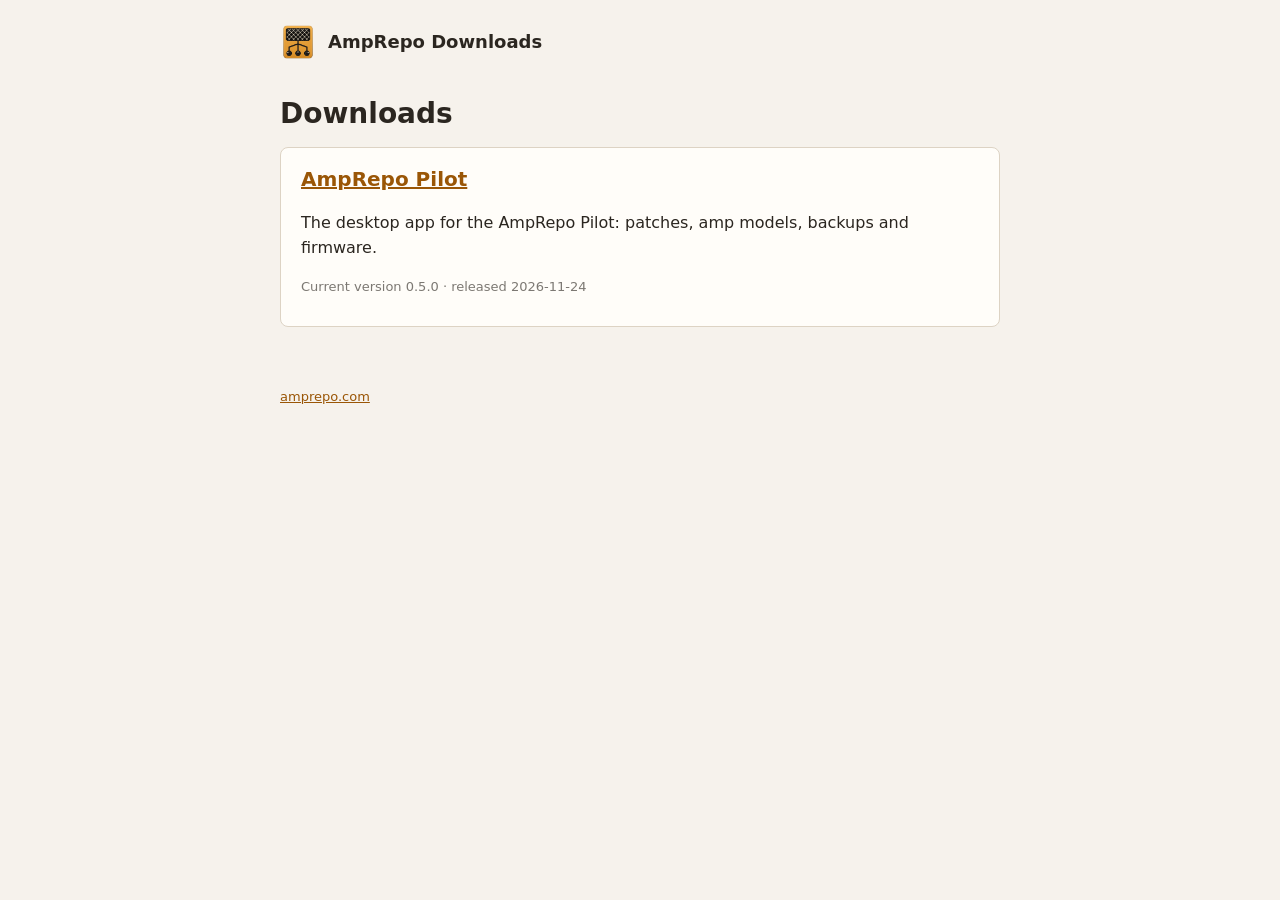
<file: index.html>
<!doctype html>
<html lang="en">
<head>
  <meta charset="utf-8">
  <meta name="viewport" content="width=device-width, initial-scale=1">
  <title>AmpRepo Downloads</title>
  <meta name="description" content="Download AmpRepo software.">
  <link rel="icon" href="/assets/amprepo.png">
  <link rel="stylesheet" href="/assets/site.css">
</head>
<body>
  <header class="site-header">
    <img src="/assets/amprepo.png" alt="">
    <a href="/">AmpRepo Downloads</a>
  </header>
  <main>
    <h1>Downloads</h1>
    <div id="products">
      <noscript><p><a href="/pilot/app/">AmpRepo Pilot app</a> ·
        <a href="https://github.com/AmpRepo/AmpRepo.Downloads/releases">All releases</a></p></noscript>
    </div>
  </main>
  <footer><a href="https://amprepo.com">amprepo.com</a></footer>
  <script src="/assets/site.js"></script>
  <script>renderLanding("/manifests/products.json", document.getElementById("products"));</script>
</body>
</html>
</file>
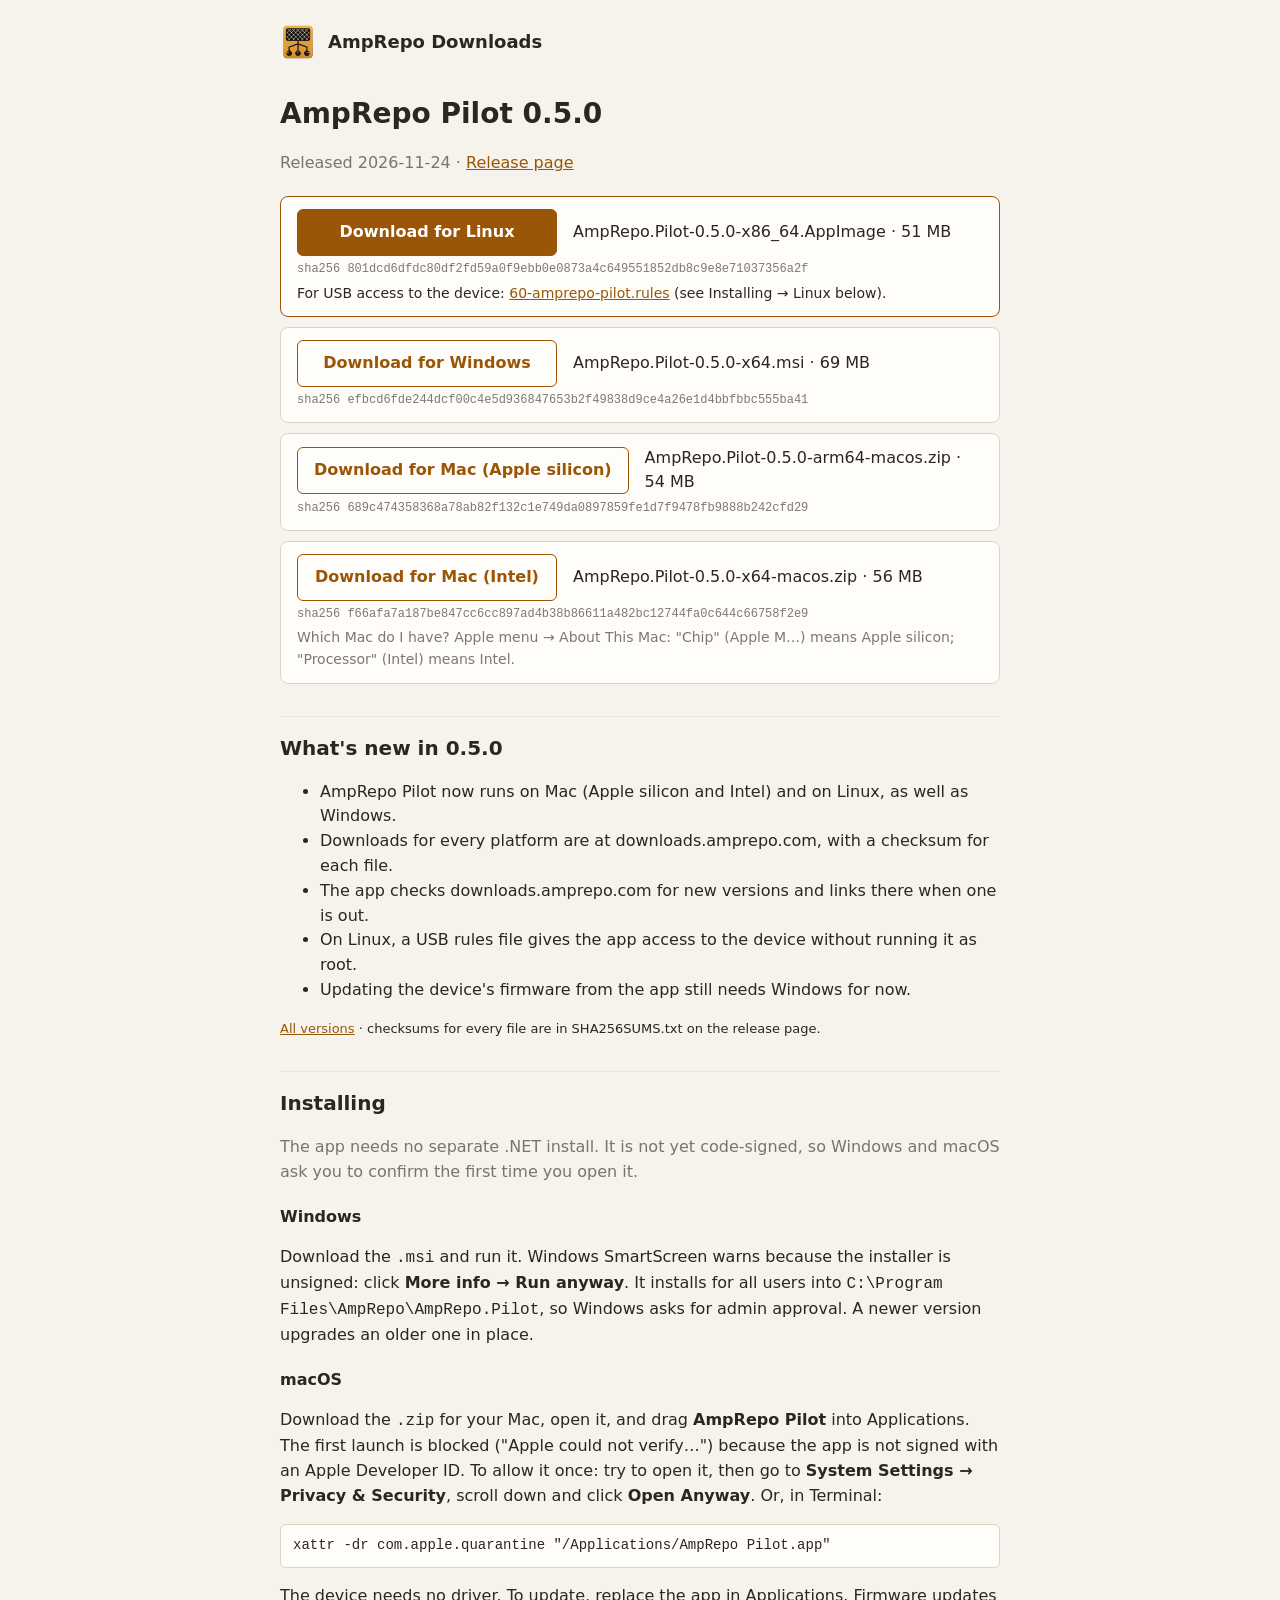
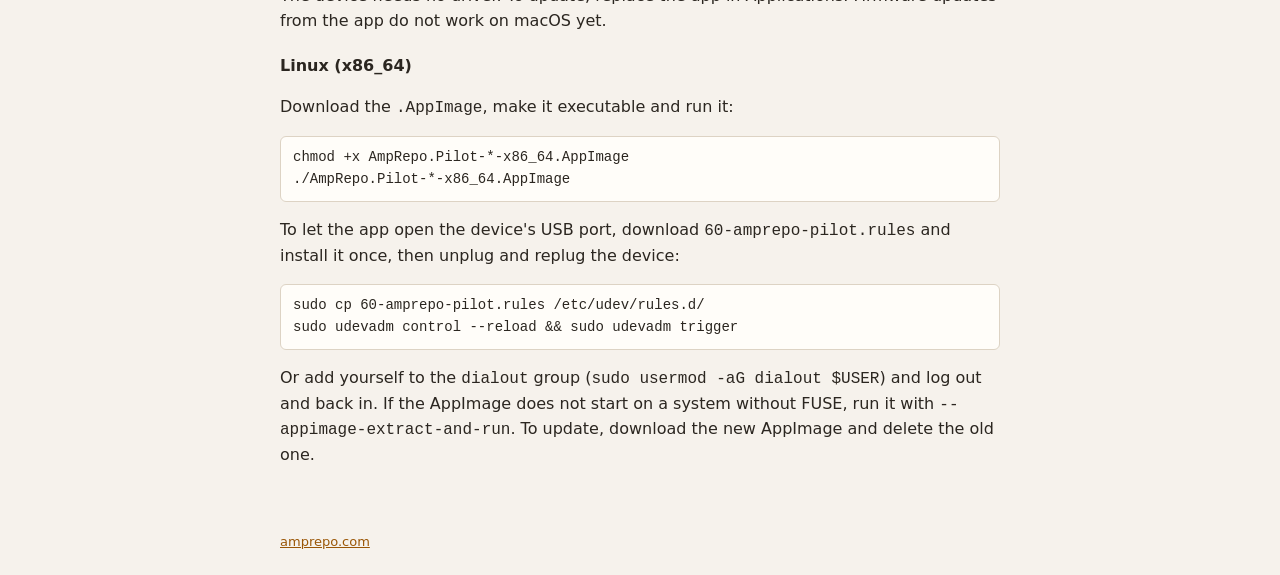
<file: pilot/app/index.html>
<!doctype html>
<html lang="en">
<head>
  <meta charset="utf-8">
  <meta name="viewport" content="width=device-width, initial-scale=1">
  <title>AmpRepo Pilot · AmpRepo Downloads</title>
  <meta name="description" content="Download the AmpRepo Pilot desktop app for Windows, macOS and Linux.">
  <link rel="icon" href="/assets/amprepo.png">
  <link rel="stylesheet" href="/assets/site.css">
</head>
<body>
  <header class="site-header">
    <img src="/assets/amprepo.png" alt="">
    <a href="/">AmpRepo Downloads</a>
  </header>
  <main>
    <div id="release">
      <h1>AmpRepo Pilot</h1>
      <noscript><p class="notice">This page needs JavaScript to list the current files. They are also on the
        <a href="https://github.com/AmpRepo/AmpRepo.Downloads/releases?q=pilot-app">releases page</a>.</p></noscript>
    </div>

    <h2>Installing</h2>
    <p class="muted">The app needs no separate .NET install. It is not yet code-signed, so Windows and macOS ask
      you to confirm the first time you open it.</p>

    <h3>Windows</h3>
    <p>Download the <code>.msi</code> and run it. Windows SmartScreen warns because the installer is unsigned:
      click <strong>More info → Run anyway</strong>. It installs for all users into
      <code>C:\Program Files\AmpRepo\AmpRepo.Pilot</code>, so Windows asks for admin approval. A newer version
      upgrades an older one in place.</p>

    <h3>macOS</h3>
    <p>Download the <code>.zip</code> for your Mac, open it, and drag <strong>AmpRepo Pilot</strong> into
      Applications. The first launch is blocked ("Apple could not verify…") because the app is not signed with an
      Apple Developer ID. To allow it once: try to open it, then go to
      <strong>System Settings → Privacy &amp; Security</strong>, scroll down and click <strong>Open Anyway</strong>.
      Or, in Terminal:</p>
    <pre>xattr -dr com.apple.quarantine "/Applications/AmpRepo Pilot.app"</pre>
    <p>The device needs no driver. To update, replace the app in Applications. Firmware updates from the app do
      not work on macOS yet.</p>

    <h3>Linux (x86_64)</h3>
    <p>Download the <code>.AppImage</code>, make it executable and run it:</p>
    <pre>chmod +x AmpRepo.Pilot-*-x86_64.AppImage
./AmpRepo.Pilot-*-x86_64.AppImage</pre>
    <p>To let the app open the device's USB port, download <code>60-amprepo-pilot.rules</code> and install it once,
      then unplug and replug the device:</p>
    <pre>sudo cp 60-amprepo-pilot.rules /etc/udev/rules.d/
sudo udevadm control --reload &amp;&amp; sudo udevadm trigger</pre>
    <p>Or add yourself to the <code>dialout</code> group (<code>sudo usermod -aG dialout $USER</code>) and log out
      and back in. If the AppImage does not start on a system without FUSE, run it with
      <code>--appimage-extract-and-run</code>. To update, download the new AppImage and delete the old one.</p>
  </main>
  <footer><a href="https://amprepo.com">amprepo.com</a></footer>
  <script src="/assets/site.js"></script>
  <script>renderProduct("/manifests/pilot-app.json", document.getElementById("release"));</script>
</body>
</html>
</file>
<file: assets/site.css>
/* Colors from the AmpRepo Pilot app's theme: light by default, dark on request. The light accent is
   darker than the app's (#B96A08) so text and buttons on it meet WCAG AA contrast (4.5:1). */
:root {
  --accent: #9A5606;
  --accent-hover: #7F4705;
  --accent-tint: rgba(185, 106, 8, 0.14);
  --surface: #FFFDF9;
  --surface-alt: #F6F2EC;
  --border: #DDD3C4;
  --rule: #EDE5D8;
  --text: #2B2620;
  --text-muted: rgba(43, 38, 32, 0.62);
  --on-accent: #FFFFFF;
}
@media (prefers-color-scheme: dark) {
  :root {
    --accent: #D9820F;
    --accent-hover: #E8A04A;
    --accent-tint: rgba(217, 130, 15, 0.16);
    --surface: #26221E;
    --surface-alt: #1E1B18;
    --border: #3A332C;
    --rule: #332D27;
    --text: #E8E2DA;
    --text-muted: rgba(232, 226, 218, 0.62);
    --on-accent: #1E1B18;
  }
}

* { box-sizing: border-box; }
html { background: var(--surface-alt); }
body {
  margin: 0;
  font: 16px/1.55 system-ui, -apple-system, "Segoe UI", Roboto, sans-serif;
  color: var(--text);
}
a { color: var(--accent); }
a:hover { color: var(--accent-hover); }
code, pre, .sha { font-family: Consolas, "Cascadia Mono", ui-monospace, monospace; }

.site-header {
  display: flex; align-items: center; gap: 12px;
  max-width: 760px; margin: 0 auto; padding: 24px 20px 8px;
}
.site-header img { width: 36px; height: 36px; }
.site-header a { color: var(--text); text-decoration: none; font-weight: 600; font-size: 18px; }

main { max-width: 760px; margin: 0 auto; padding: 8px 20px 48px; }
h1 { font-size: 28px; margin: 16px 0 4px; }
h2 { font-size: 20px; margin: 32px 0 8px; padding-top: 16px; border-top: 1px solid var(--rule); }
h3 { font-size: 16px; margin: 20px 0 6px; }
.muted { color: var(--text-muted); }
.small { font-size: 13px; }

.card {
  background: var(--surface); border: 1px solid var(--border); border-radius: 8px;
  padding: 16px 20px; margin: 12px 0;
}
.card h2 { border: 0; margin: 0 0 4px; padding: 0; }

.downloads { display: flex; flex-direction: column; gap: 10px; margin: 20px 0; }
.download {
  display: grid; grid-template-columns: minmax(260px, auto) 1fr; gap: 4px 16px; align-items: center;
  background: var(--surface); border: 1px solid var(--border); border-radius: 8px; padding: 12px 16px;
}
.download .button {
  display: inline-block; text-align: center; text-decoration: none; font-weight: 600;
  padding: 10px 16px; border-radius: 6px; border: 1px solid var(--accent); color: var(--accent);
}
.download .button:hover { background: var(--accent-tint); }
.download.primary { border-color: var(--accent); }
.download.primary .button { background: var(--accent); color: var(--on-accent); }
.download.primary .button:hover { background: var(--accent-hover); border-color: var(--accent-hover); }
.download .file { overflow-wrap: anywhere; }
.download .sha { grid-column: 1 / -1; font-size: 12px; color: var(--text-muted); overflow-wrap: anywhere; }
.download .extra { grid-column: 1 / -1; font-size: 14px; }
@media (max-width: 600px) { .download { grid-template-columns: 1fr; } }

pre {
  background: var(--surface); border: 1px solid var(--border); border-radius: 6px;
  padding: 10px 12px; overflow-x: auto; font-size: 14px;
}
.notice { background: var(--surface); border-left: 3px solid var(--accent); padding: 10px 14px; border-radius: 4px; }
footer { max-width: 760px; margin: 0 auto; padding: 0 20px 32px; font-size: 13px; color: var(--text-muted); }
</file>
